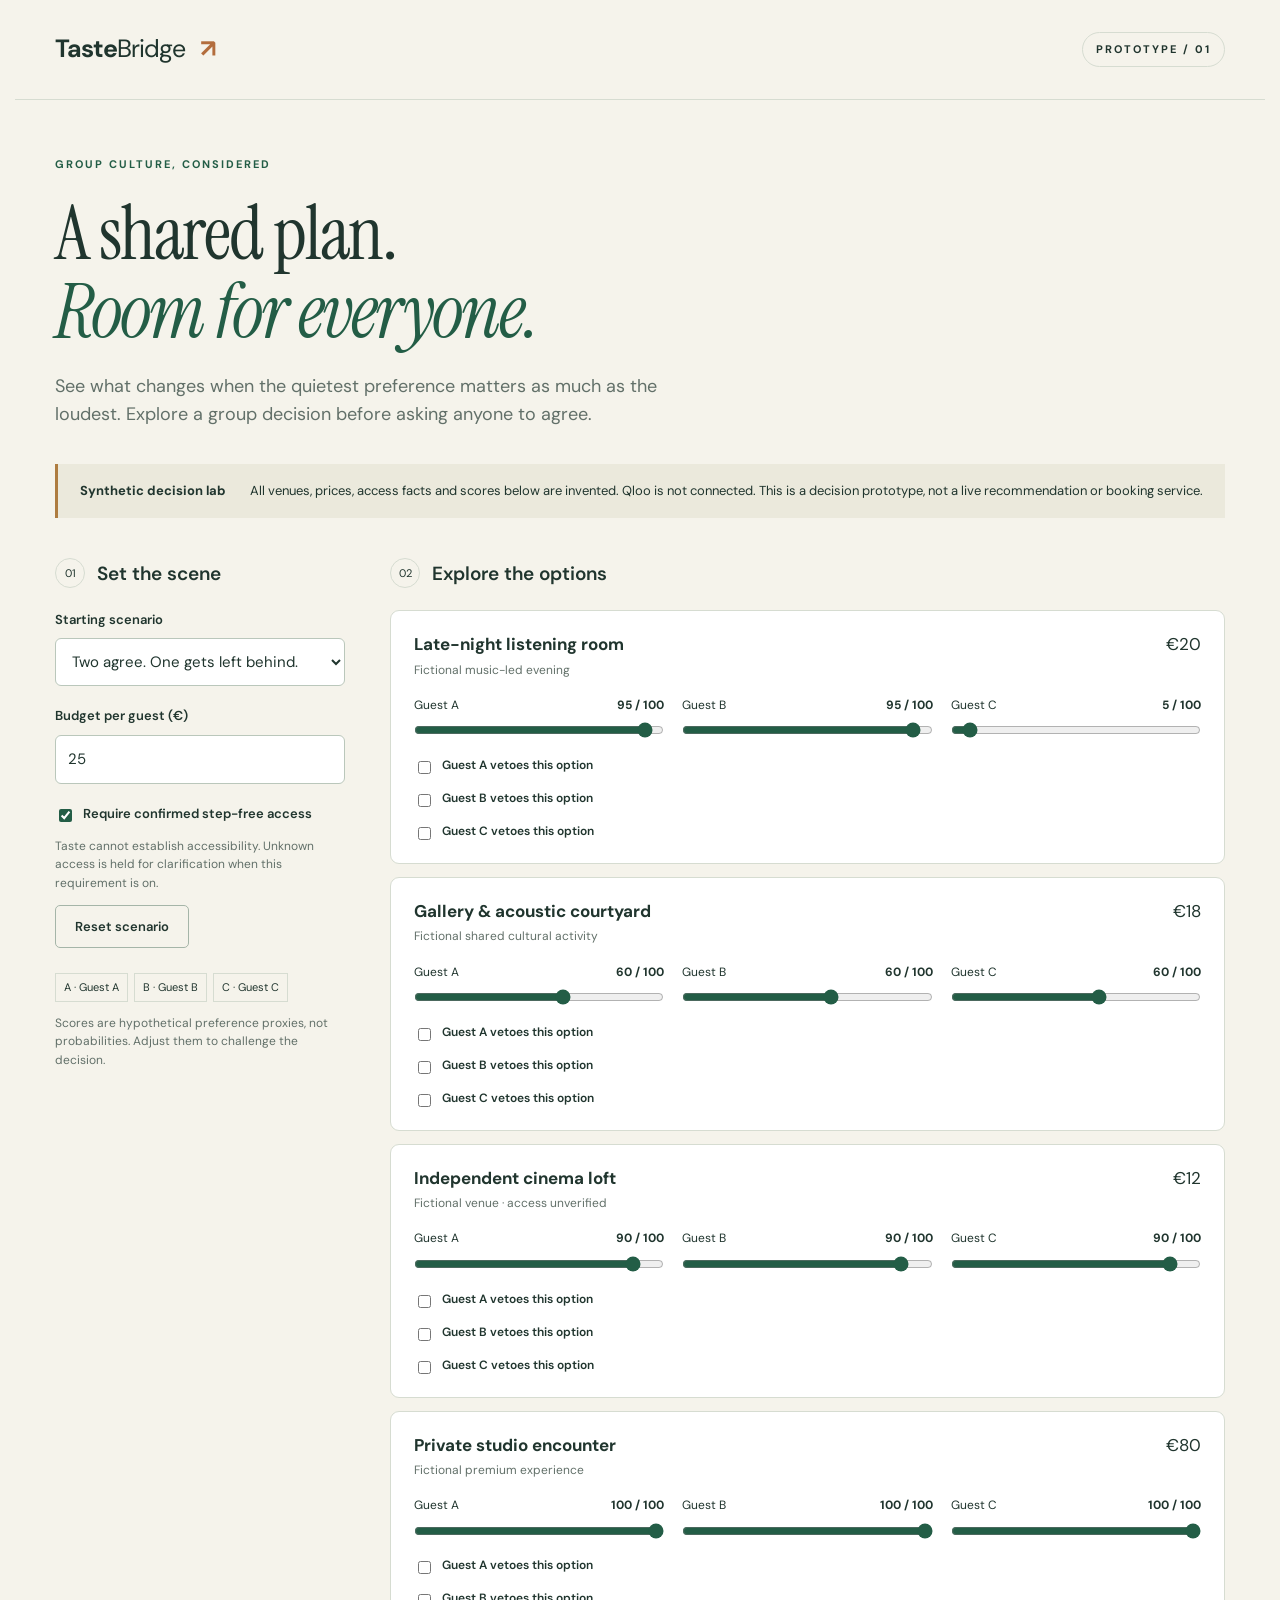
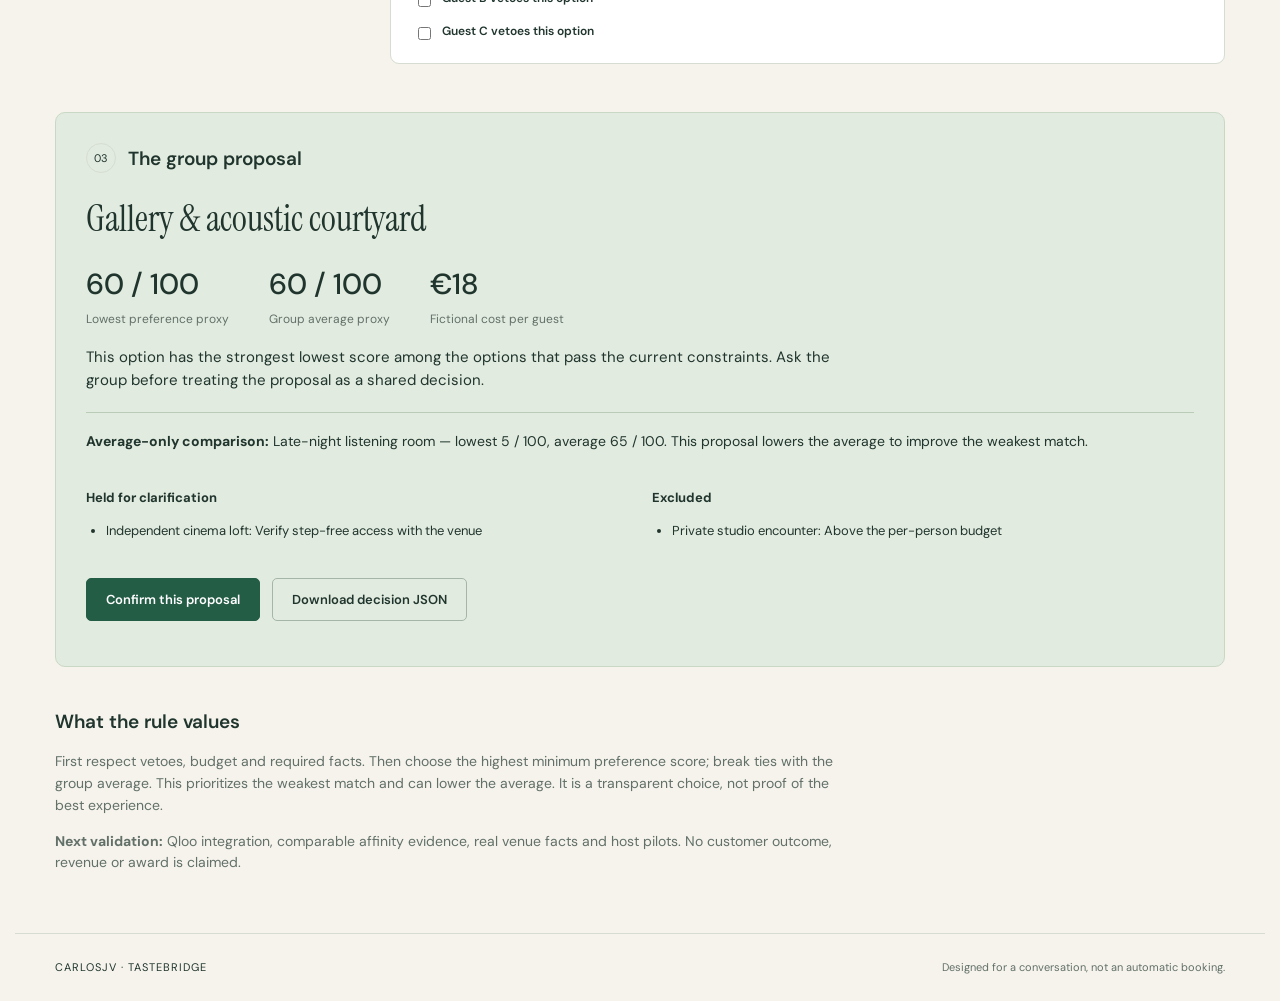
<file: index.html>
<!doctype html><html lang="en"><head><meta charset="utf-8"><meta name="viewport" content="width=device-width,initial-scale=1"><title>TasteBridge · A plan with room for everyone</title><meta name="description" content="An interactive synthetic-data lab for more balanced group cultural choices."><link rel="stylesheet" href="style.css"></head><body>
<header><a class="brand" href="./">Taste<span>Bridge</span><i>↗</i></a><span class="badge">PROTOTYPE / 01</span></header>
<main><section class="intro"><p class="eyebrow">GROUP CULTURE, CONSIDERED</p><h1>A shared plan.<br><em>Room for everyone.</em></h1><p class="lede">See what changes when the quietest preference matters as much as the loudest. Explore a group decision before asking anyone to agree.</p></section>
<aside class="notice"><strong>Synthetic decision lab</strong><span>All venues, prices, access facts and scores below are invented. Qloo is not connected. This is a decision prototype, not a live recommendation or booking service.</span></aside>
<div class="workspace"><section class="controls"><div class="section-title"><span class="step">01</span><h2>Set the scene</h2></div><label for="scenario">Starting scenario</label><select id="scenario"><option value="conflict">Two agree. One gets left behind.</option><option value="aligned">Everyone is on the same wavelength.</option><option value="missing">One guest's evidence is missing.</option></select><label for="budget">Budget per guest (€)</label><input id="budget" type="number" min="0" max="1000" value="25"><label class="check"><input id="access" type="checkbox" checked> Require confirmed step-free access</label><p class="hint">Taste cannot establish accessibility. Unknown access is held for clarification when this requirement is on.</p><button id="reset" class="secondary">Reset scenario</button><div class="legend"><span>A · Guest A</span><span>B · Guest B</span><span>C · Guest C</span></div><p class="hint">Scores are hypothetical preference proxies, not probabilities. Adjust them to challenge the decision.</p></section>
<section><div class="section-title"><span class="step">02</span><h2>Explore the options</h2></div><div id="candidates"></div></section></div>
<section class="decision" aria-live="polite"><div class="section-title"><span class="step">03</span><h2>The group proposal</h2></div><div id="result"></div><div class="actions"><button id="confirm">Confirm this proposal</button><button id="export" class="secondary">Download decision JSON</button></div><p id="confirmation" role="status"></p></section>
<section class="method"><h2>What the rule values</h2><p>First respect vetoes, budget and required facts. Then choose the highest minimum preference score; break ties with the group average. This prioritizes the weakest match and can lower the average. It is a transparent choice, not proof of the best experience.</p><p><strong>Next validation:</strong> Qloo integration, comparable affinity evidence, real venue facts and host pilots. No customer outcome, revenue or award is claimed.</p></section></main><footer>CARLOSJV · TASTEBRIDGE <span>Designed for a conversation, not an automatic booking.</span></footer><script type="module" src="app.mjs"></script></body></html>
</file>
<file: style.css>
@import url('https://fonts.googleapis.com/css2?family=DM+Sans:wght@400;500;600;700&family=Instrument+Serif:ital@0;1&display=swap');
:root{color-scheme:light;--ink:#20352e;--paper:#f5f3eb;--line:#d6dcd1;--green:#235d46;--muted:#627069}*{box-sizing:border-box}body{margin:0;background:var(--paper);color:var(--ink);font-family:'DM Sans',sans-serif;font-size:15px;line-height:1.55}header,main,footer{max-width:1250px;margin:auto}header{display:flex;justify-content:space-between;align-items:center;padding:30px 40px;border-bottom:1px solid var(--line)}.brand{font-size:25px;letter-spacing:-1px;text-decoration:none;color:var(--ink);font-weight:700}.brand span{font-weight:400}.brand i{display:inline-block;margin-left:14px;color:#b36d3d}.badge,.eyebrow{font-size:11px;letter-spacing:2px;font-weight:700}.badge{border:1px solid var(--line);padding:8px 13px;border-radius:20px}main{padding:45px 40px}.intro{max-width:780px}.eyebrow{color:var(--green)}h1{font-family:'Instrument Serif',Georgia,serif;font-size:76px;font-weight:400;line-height:1.03;letter-spacing:-2px;margin:22px 0}h1 em{color:var(--green);font-weight:400}.lede{max-width:620px;font-size:18px;color:var(--muted)}.notice{margin:35px 0;background:#ebe9dc;border-left:3px solid #ae7c40;padding:17px 22px;display:flex;gap:24px;align-items:center;font-size:13px}.notice strong{white-space:nowrap}.workspace{display:grid;grid-template-columns:290px 1fr;gap:45px;margin-top:40px}.section-title{display:flex;align-items:center;gap:12px;margin-bottom:22px}.step{font-size:11px;border:1px solid var(--line);border-radius:50%;width:30px;height:30px;display:grid;place-items:center}h2{font-size:19px;font-weight:600;margin:0}label{display:block;font-size:13px;font-weight:600;margin:20px 0 8px}input[type=number],select{width:100%;border:1px solid #bac7bb;padding:12px;border-radius:6px;background:#fff;color:var(--ink);font:inherit}.check{display:flex;align-items:flex-start;gap:8px;font-size:13px}.check input{accent-color:var(--green);margin-top:5px}.hint{font-size:12px;color:var(--muted)}button{background:var(--green);color:white;border:1px solid var(--green);padding:12px 19px;border-radius:5px;cursor:pointer;font:600 13px 'DM Sans',sans-serif}button:hover{filter:brightness(.94)}button:disabled{opacity:.45;cursor:not-allowed}button.secondary{background:transparent;color:var(--ink);border-color:#a5b5a8}button:focus-visible,input:focus-visible,select:focus-visible{outline:3px solid #c08d48;outline-offset:3px}.legend{display:flex;gap:6px;flex-wrap:wrap;margin-top:25px}.legend span{border:1px solid var(--line);padding:5px 8px;font-size:11px}.card{background:#fff;border:1px solid var(--line);border-radius:9px;padding:20px 23px;margin-bottom:13px}.card-top{display:flex;justify-content:space-between;gap:10px}.card h3{font-size:17px;margin:0}.card small{color:var(--muted);font-size:12px}.price{font-size:17px;white-space:nowrap}.scores{display:grid;grid-template-columns:repeat(3,1fr);gap:18px;margin-top:15px}.scores label{margin:0;font-weight:400;font-size:12px}.scores output{float:right;font-weight:700}.scores input{width:100%;accent-color:var(--green);margin:8px 0 0}.card .check{margin:12px 0 0;font-size:12px}.decision{background:#e2ebdf;border:1px solid #c9d8c5;border-radius:10px;margin-top:35px;padding:30px}.proposal{font:36px 'Instrument Serif',Georgia,serif;margin:5px 0 20px}.metrics{display:flex;gap:40px;flex-wrap:wrap}.metric strong{display:block;font-size:29px;font-weight:500}.metric span{font-size:12px;color:var(--muted)}.explain{max-width:750px}.comparison{border-top:1px solid #bacbb8;padding-top:18px;margin-top:20px;font-size:14px}.issues{display:grid;grid-template-columns:1fr 1fr;gap:24px;margin-top:22px;font-size:13px}.issues h3{font-size:13px}.issues ul{padding-left:20px}.actions{display:flex;gap:12px;flex-wrap:wrap;margin-top:24px}#confirmation{font-weight:600;margin-bottom:0}.method{margin-top:40px;max-width:800px;color:var(--muted);font-size:14px}.method h2{color:var(--ink);margin-bottom:15px}footer{border-top:1px solid var(--line);padding:25px 40px;font-size:11px;letter-spacing:1px;display:flex;justify-content:space-between;gap:20px}footer span{letter-spacing:0;color:var(--muted)}@media(max-width:760px){header,main,footer{padding-left:20px;padding-right:20px}h1{font-size:53px}.workspace{grid-template-columns:1fr;gap:25px}.notice{display:block}.notice strong{display:block;margin-bottom:8px}.scores{gap:10px}.issues{grid-template-columns:1fr;gap:8px}.decision{padding:22px}.proposal{font-size:30px}.badge{font-size:9px}footer{flex-direction:column}.controls{border-bottom:1px solid var(--line);padding-bottom:25px}}
</file>
